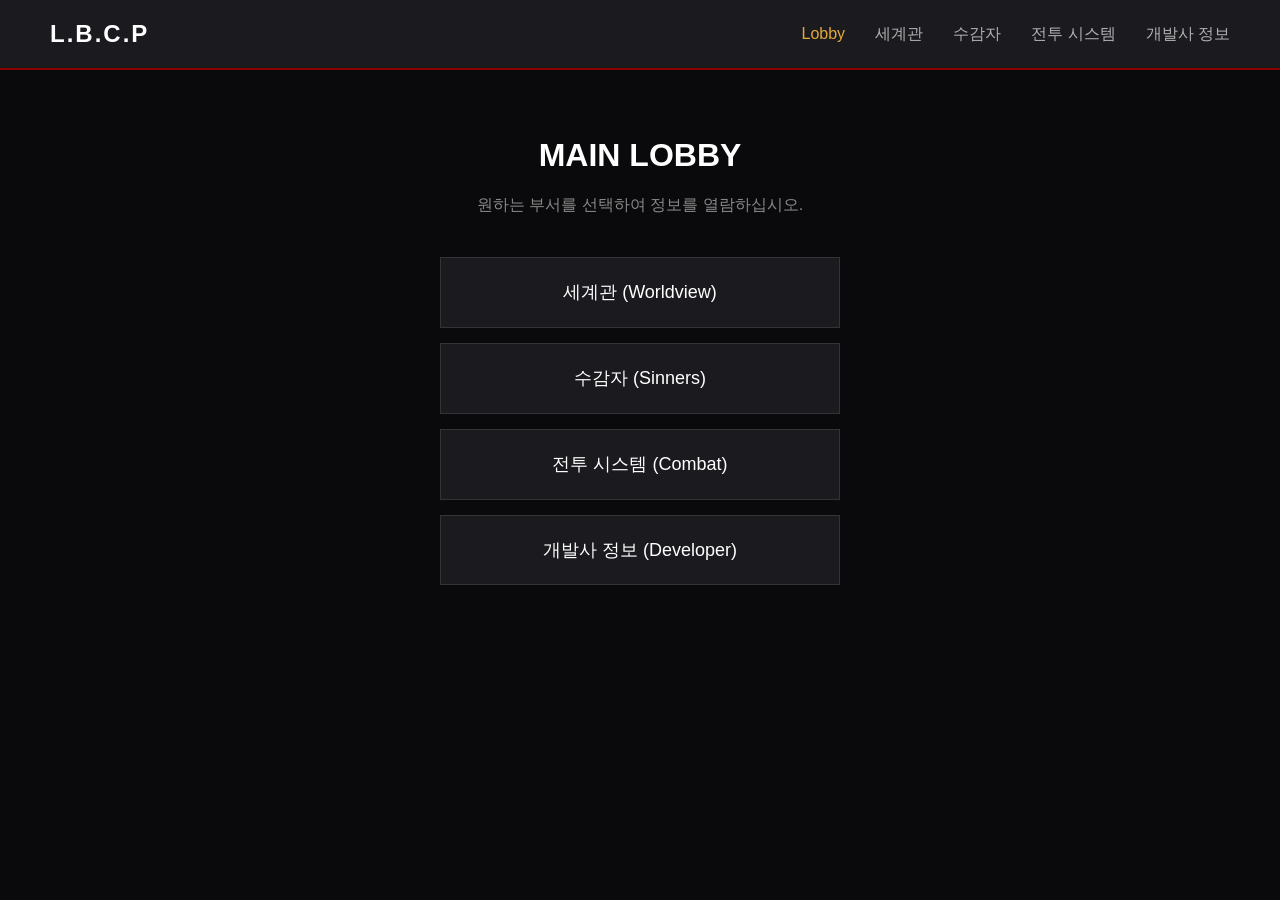
<file: index.html>
<!doctype html>
<html lang="ko">
  <head>
    <meta charset="UTF-8" />
    <meta name="viewport" content="width=device-width, initial-scale=1.0" />
    <title>L.B.C.P - 메인 로비</title>
    <link rel="stylesheet" href="style.css" />
  </head>
  <body>
    <header id="main-header">
      <div class="logo">
        <a href="home.html">L.B.C.P</a>
      </div>
      <nav>
        <ul>
          <li><a href="index.html" class="active">Lobby</a></li>
          <li><a href="worldview.html">세계관</a></li>
          <li><a href="sinners.html">수감자</a></li>
          <li><a href="combat.html">전투 시스템</a></li>
          <li><a href="developer.html">개발사 정보</a></li>
        </ul>
      </nav>
    </header>

    <main>
      <section class="page-section">
        <h1 class="section-title">MAIN LOBBY</h1>
        <p class="section-desc">원하는 부서를 선택하여 정보를 열람하십시오.</p>
        <div class="lobby-menu">
          <a href="worldview.html" class="lobby-btn">세계관 (Worldview)</a>
          <a href="sinners.html" class="lobby-btn">수감자 (Sinners)</a>
          <a href="combat.html" class="lobby-btn">전투 시스템 (Combat)</a>
          <a href="developer.html" class="lobby-btn">개발사 정보 (Developer)</a>
        </div>
      </section>
    </main>
  </body>
</html>
</file>
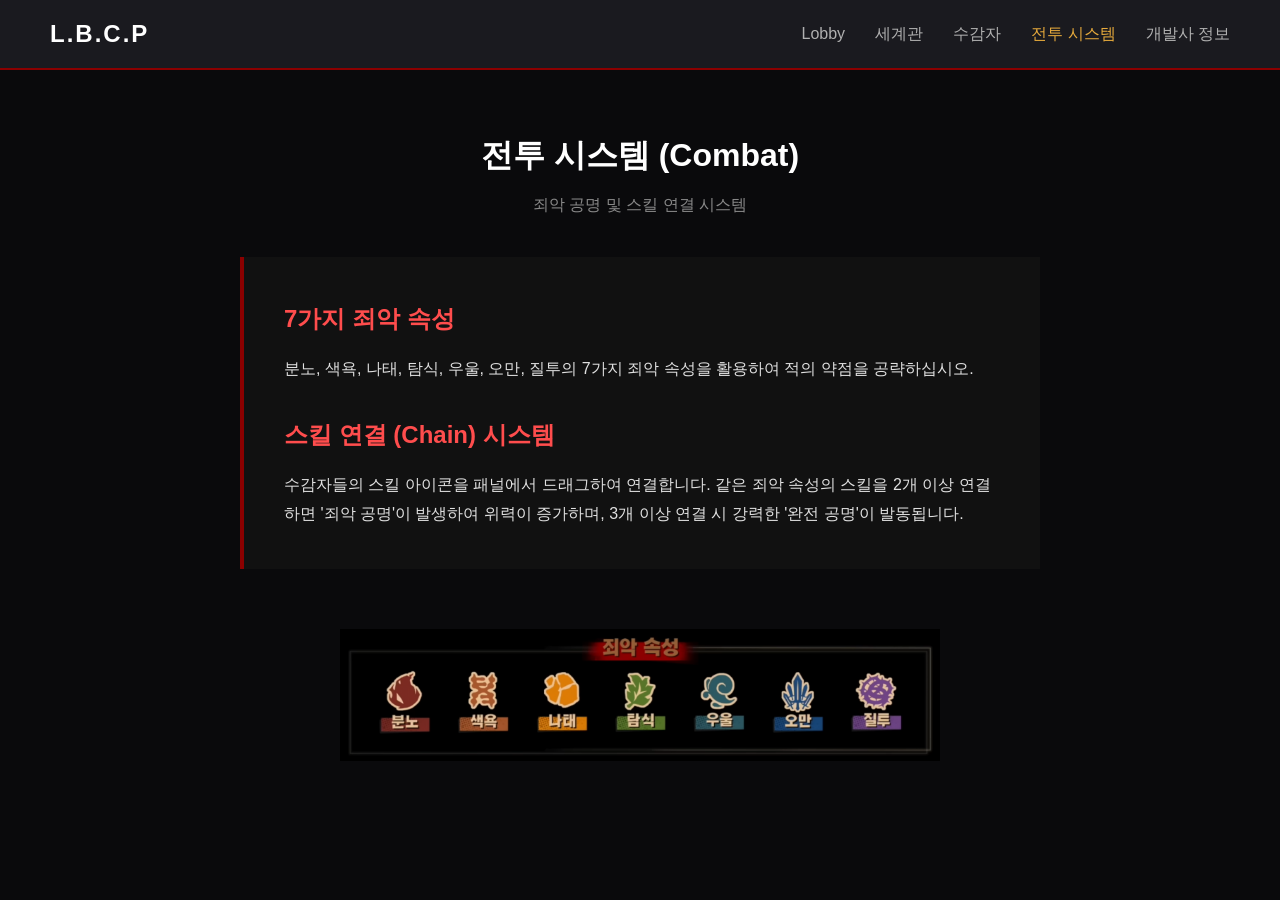
<file: combat.html>
<!doctype html>
<html lang="ko">
  <head>
    <meta charset="UTF-8" />
    <meta name="viewport" content="width=device-width, initial-scale=1.0" />
    <title>L.B.C.P - 전투 시스템</title>
    <link rel="stylesheet" href="style.css" />
  </head>
  <body>
    <header id="main-header">
      <div class="logo"><a href="home.html">L.B.C.P</a></div>
      <nav>
        <ul>
          <li><a href="index.html">Lobby</a></li>
          <li><a href="worldview.html">세계관</a></li>
          <li><a href="sinners.html">수감자</a></li>
          <li><a href="combat.html" class="active">전투 시스템</a></li>
          <li><a href="developer.html">개발사 정보</a></li>
        </ul>
      </nav>
    </header>

    <main>
      <section class="page-section">
        <h1 class="section-title">전투 시스템 (Combat)</h1>
        <p class="section-desc">죄악 공명 및 스킬 연결 시스템</p>
        <div class="content-box">
          <h2>7가지 죄악 속성</h2>
          <p>
            분노, 색욕, 나태, 탐식, 우울, 오만, 질투의 7가지 죄악 속성을
            활용하여 적의 약점을 공략하십시오.
          </p>
          <br />
          <h2>스킬 연결 (Chain) 시스템</h2>
          <p>
            수감자들의 스킬 아이콘을 패널에서 드래그하여 연결합니다. 같은 죄악
            속성의 스킬을 2개 이상 연결하면 '죄악 공명'이 발생하여 위력이
            증가하며, 3개 이상 연결 시 강력한 '완전 공명'이 발동됩니다.
          </p>
        </div>
      </section>
      <div>
        <img src="src/type.png" alt="속성표" class="type">
      </div>
    </main>
  </body>
</html>
</file>
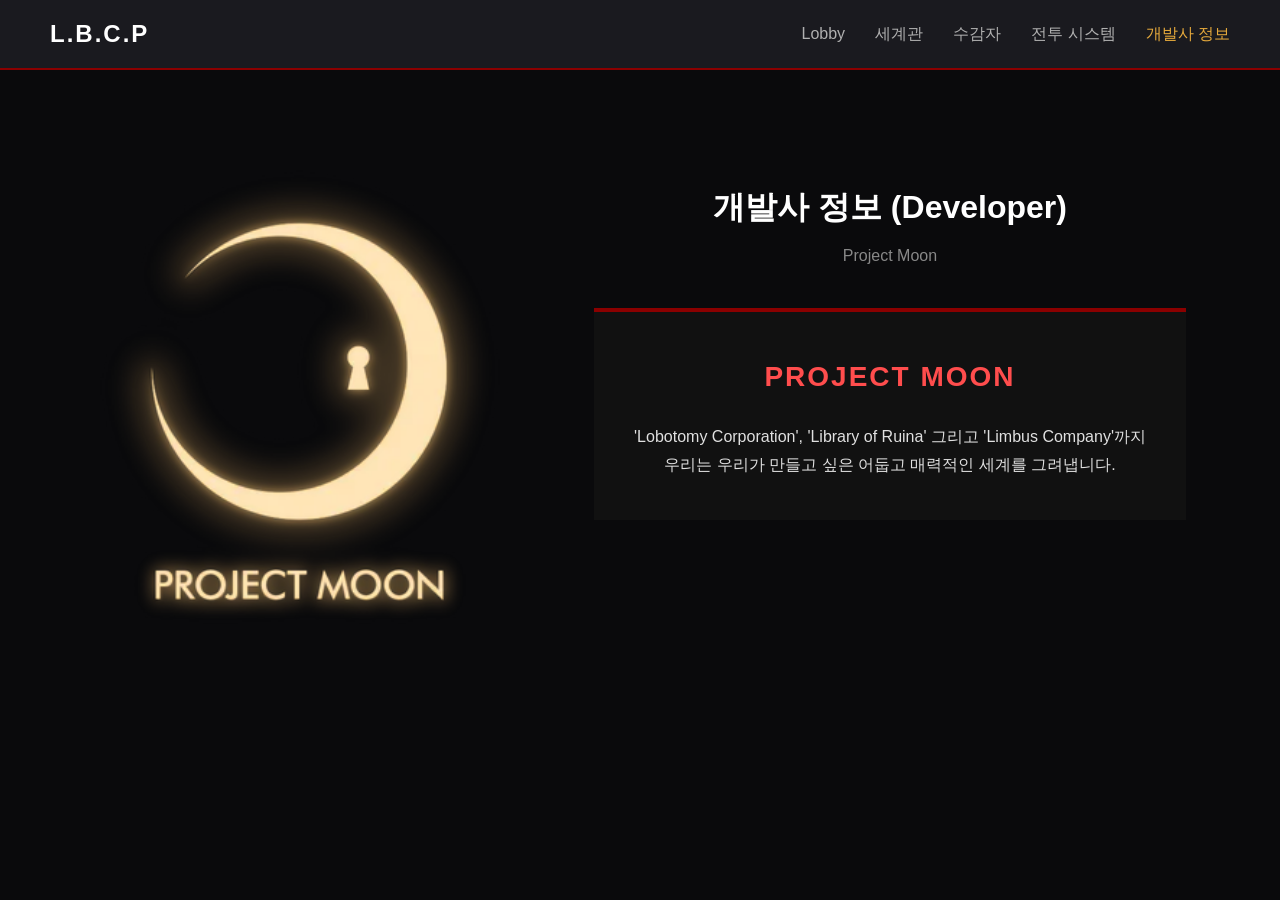
<file: developer.html>
<!doctype html>
<html lang="ko">
  <head>
    <meta charset="UTF-8" />
    <meta name="viewport" content="width=device-width, initial-scale=1.0" />
    <title>L.B.C.P - 개발사 정보</title>
    <link rel="stylesheet" href="style.css" />
  </head>
  <body>
    <header id="main-header">
      <div class="logo"><a href="home.html">L.B.C.P</a></div>
      <nav>
        <ul>
          <li><a href="index.html">Lobby</a></li>
          <li><a href="worldview.html">세계관</a></li>
          <li><a href="sinners.html">수감자</a></li>
          <li><a href="combat.html">전투 시스템</a></li>
          <li><a href="developer.html" class="active">개발사 정보</a></li>
        </ul>
      </nav>
    </header>

    <main class="home-screen">
      <section>
        <img
          src="src/projectmoon_logo.png"
          alt="개발사 로고"
          class="company-logo"
        />
      </section>
      <section class="page-section">
        <h1 class="section-title">개발사 정보 (Developer)</h1>
        <p class="section-desc">Project Moon</p>
        <div class="content-box center-text">
          <h2 style="color: #ff4d4d; font-size: 28px; letter-spacing: 2px">
            PROJECT MOON
          </h2>
          <p style="margin-top: 20px">
            'Lobotomy Corporation', 'Library of Ruina' 그리고 'Limbus
            Company'까지<br />우리는 우리가 만들고 싶은 어둡고 매력적인 세계를
            그려냅니다.
          </p>
        </div>
      </section>
    </main>
  </body>
</html>
</file>
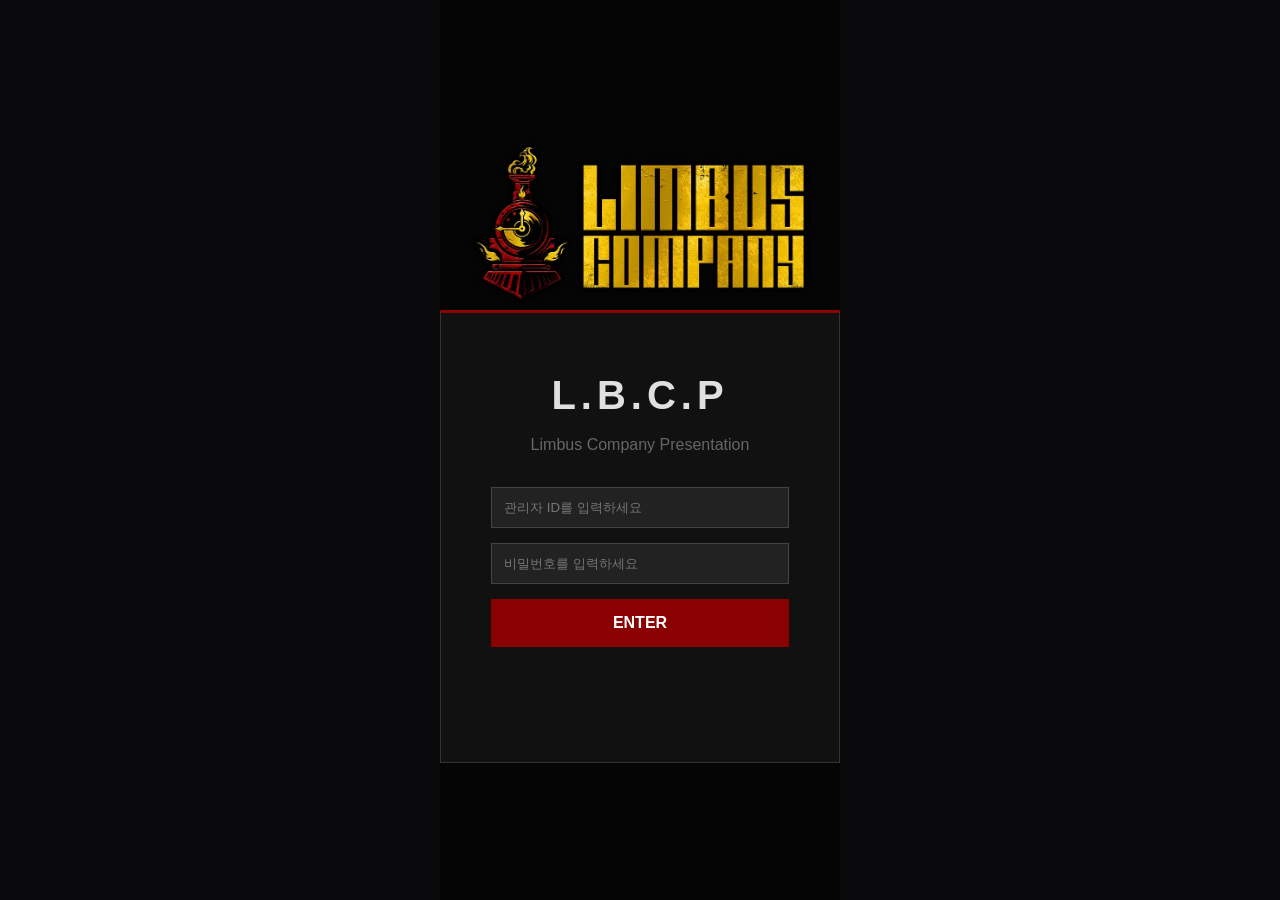
<file: home.html>
<!doctype html>
<html lang="ko">
  <head>
    <meta charset="UTF-8" />
    <meta name="viewport" content="width=device-width, initial-scale=1.0" />
    <title>L.B.C.P - 로그인</title>
    <link rel="stylesheet" href="style.css" />
  </head>

  <body class="home-screen">
    <section class="fullscreen">
      <div>
        <img src="src/limbus.png" alt="로고" class="limbus-logo" />
      </div>
      <div class="login-box">
        <h1>L.B.C.P</h1>
        <p>Limbus Company Presentation</p>
        <div class="login-form">
          <input type="text" id="userid" placeholder="관리자 ID를 입력하세요" />
          <input
            type="password"
            id="userpw"
            placeholder="비밀번호를 입력하세요"
          />
          <button onclick="checkLogin()">ENTER</button>
          <p id="error-msg" class="error-msg"></p>
        </div>
      </div>
    </section>

    <script src="script.js"></script>
  </body>
</html>
</file>
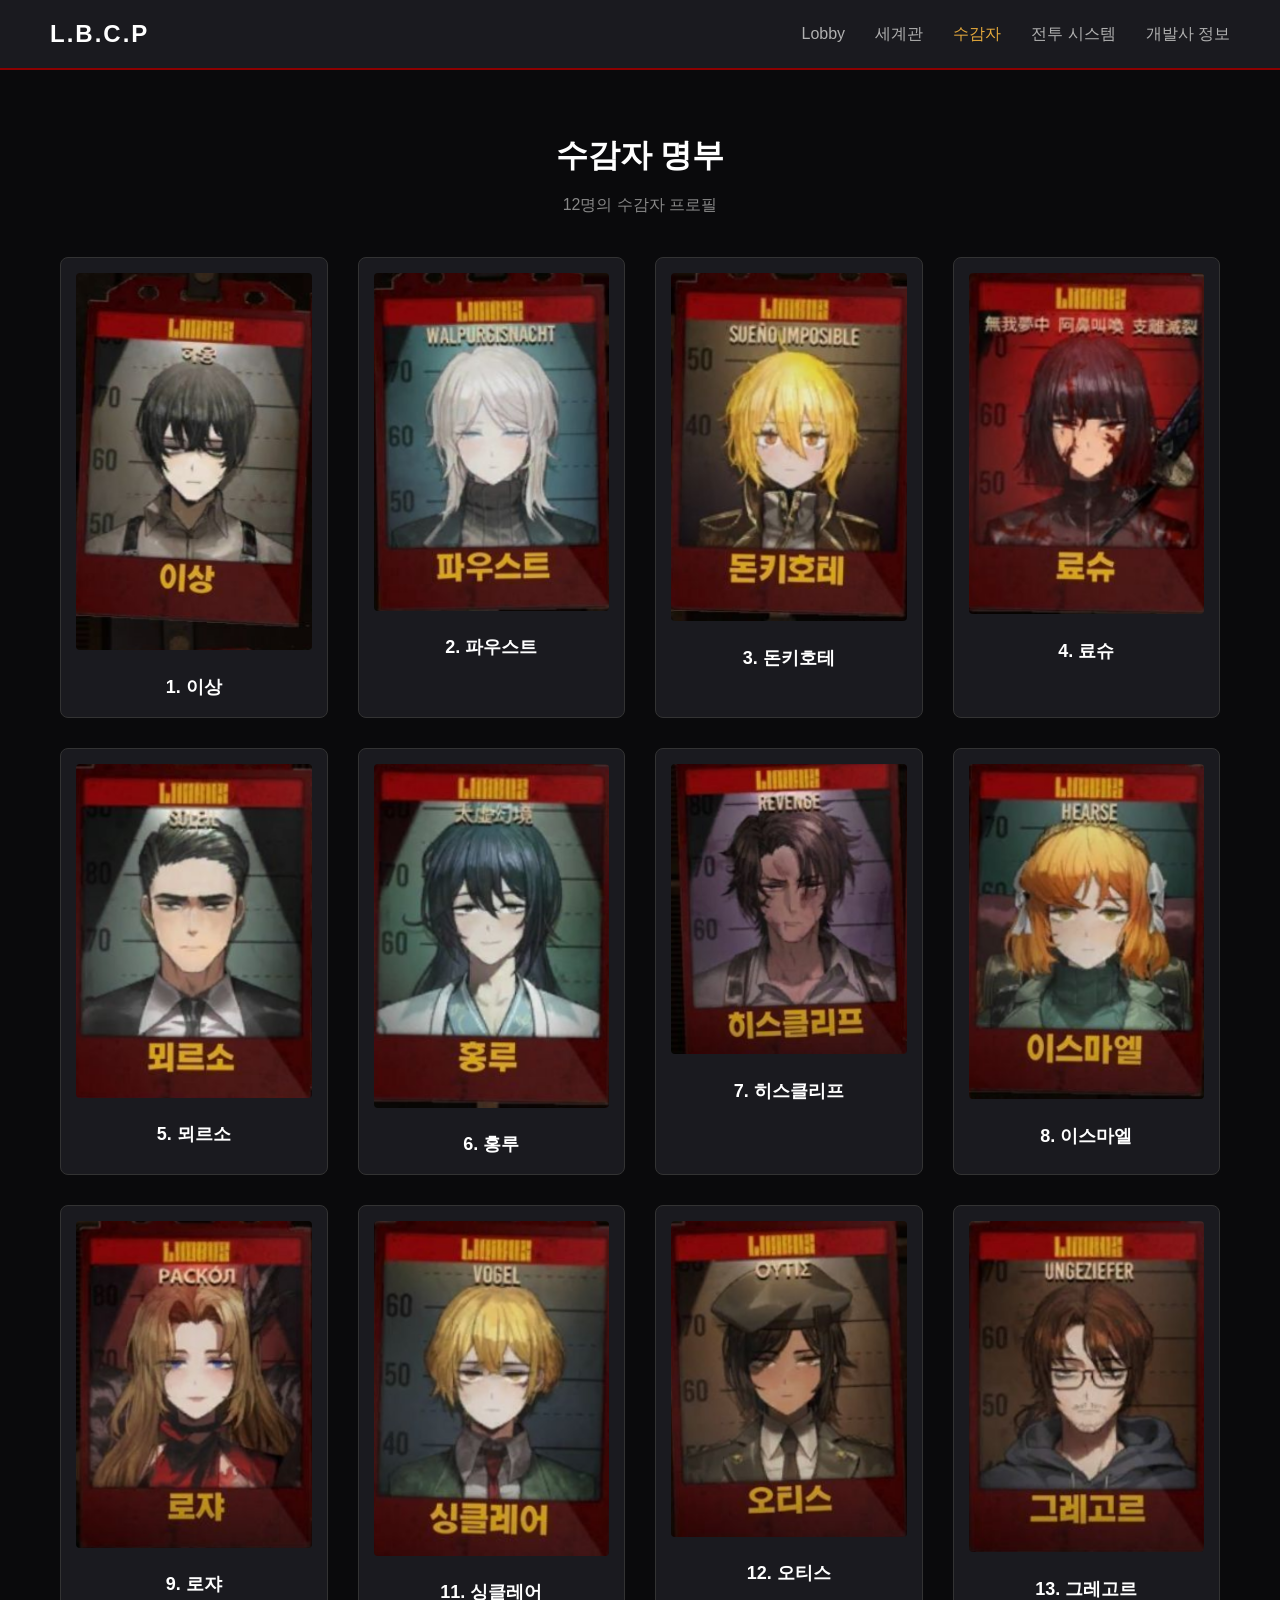
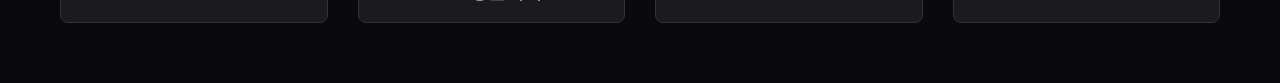
<file: sinners.html>
<!doctype html>
<html lang="ko">
  <head>
    <meta charset="UTF-8" />
    <meta name="viewport" content="width=device-width, initial-scale=1.0" />
    <title>L.B.C.P - 수감자 명부</title>
    <link rel="stylesheet" href="style.css" />
  </head>
  <body>
    <header id="main-header">
      <div class="logo"><a href="home.html">L.B.C.P</a></div>
      <nav>
        <ul>
          <li><a href="index.html">Lobby</a></li>
          <li><a href="worldview.html">세계관</a></li>
          <li><a href="sinners.html" class="active">수감자</a></li>
          <li><a href="combat.html">전투 시스템</a></li>
          <li><a href="developer.html">개발사 정보</a></li>
        </ul>
      </nav>
    </header>

    <main>
      <section class="page-section">
        <h1 class="section-title">수감자 명부</h1>
        <p class="section-desc">12명의 수감자 프로필</p>

        <div class="sinner-grid">
          <div class="sinner-card">
            <img src="src/yisang.png" alt="이상" />
            <h3>1. 이상</h3>
          </div>
          <div class="sinner-card">
            <img src="src/pau.png" alt="파우스트" />
            <h3>2. 파우스트</h3>
          </div>
          <div class="sinner-card">
            <img src="src/don.png" alt="돈키호테" />
            <h3>3. 돈키호테</h3>
          </div>
          <div class="sinner-card">
            <img src="src/ryo.png" alt="료슈" />
            <h3>4. 료슈</h3>
          </div>
          <div class="sinner-card">
            <img src="src/miu.png" alt="뫼르소" />
            <h3>5. 뫼르소</h3>
          </div>
          <div class="sinner-card">
            <img src="src/hong.png" alt="홍루" />
            <h3>6. 홍루</h3>
          </div>
          <div class="sinner-card">
            <img src="src/his.png" alt="히스클리프" />
            <h3>7. 히스클리프</h3>
          </div>
          <div class="sinner-card">
            <img src="src/is.png" alt="이스마엘" />
            <h3>8. 이스마엘</h3>
          </div>
          <div class="sinner-card">
            <img src="src/ro.png" alt="로쟈" />
            <h3>9. 로쟈</h3>
          </div>
          <div class="sinner-card">
            <img src="src/sin.png" alt="싱클레어" />
            <h3>11. 싱클레어</h3>
          </div>
          <div class="sinner-card">
            <img src="src/o.png" alt="오티스" />
            <h3>12. 오티스</h3>
          </div>
          <div class="sinner-card">
            <img src="src/gre.png" alt="그레고르" />
            <h3>13. 그레고르</h3>
          </div>
        </div>
      </section>
    </main>
  </body>
</html>
</file>
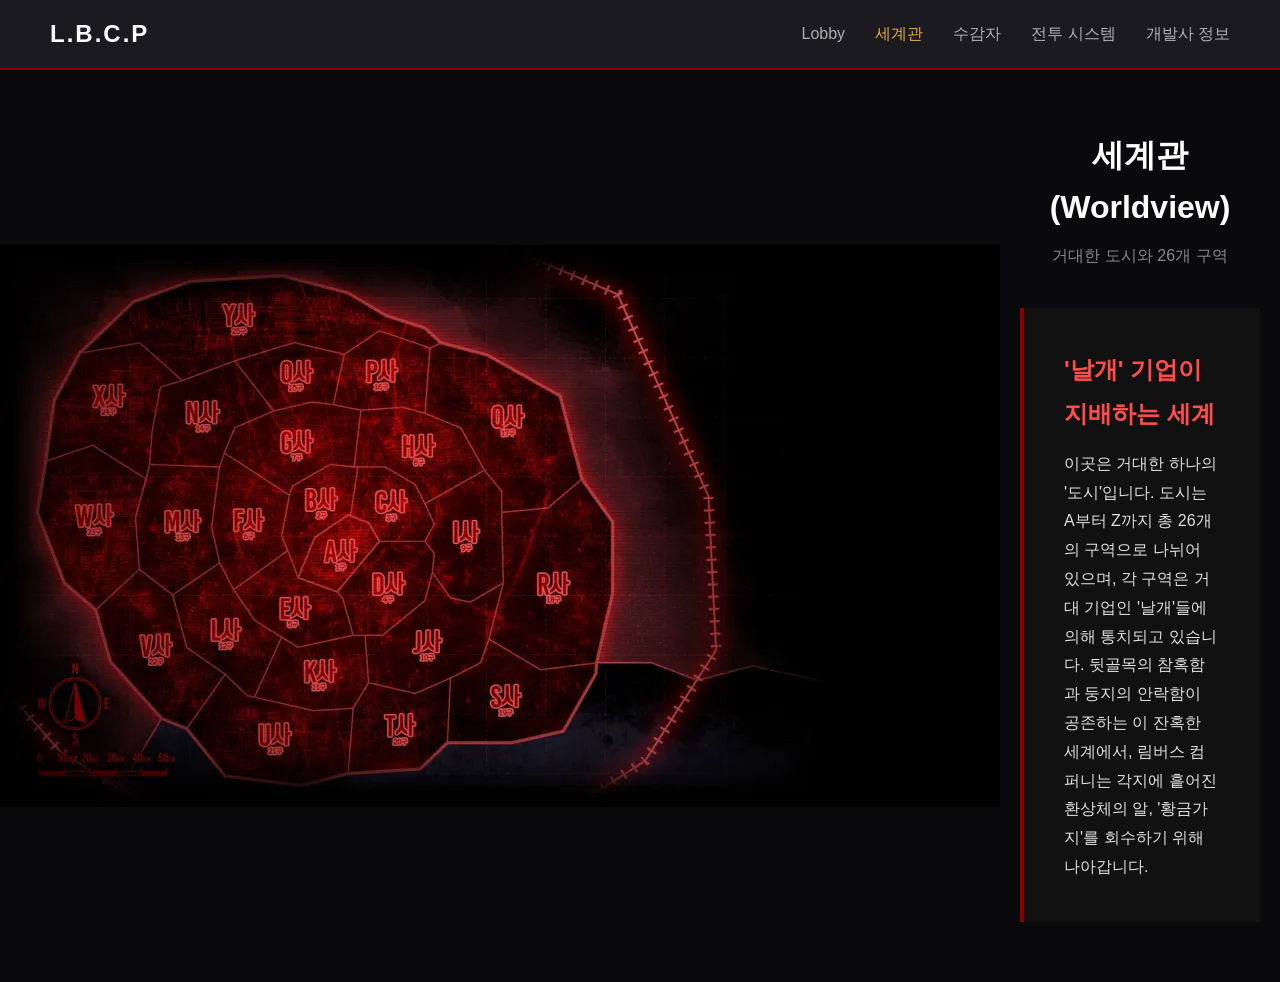
<file: worldview.html>
<!doctype html>
<html lang="ko">
  <head>
    <meta charset="UTF-8" />
    <meta name="viewport" content="width=device-width, initial-scale=1.0" />
    <title>L.B.C.P - 세계관</title>
    <link rel="stylesheet" href="style.css" />
  </head>
  <body>
    <header id="main-header">
      <div class="logo"><a href="home.html">L.B.C.P</a></div>
      <nav>
        <ul>
          <li><a href="index.html">Lobby</a></li>
          <li><a href="worldview.html" class="active">세계관</a></li>
          <li><a href="sinners.html">수감자</a></li>
          <li><a href="combat.html">전투 시스템</a></li>
          <li><a href="developer.html">개발사 정보</a></li>
        </ul>
      </nav>
    </header>

    <main class="home-screen">
      <div>
        <img src="src/limbus_city.png" alt="도시 사진" class="city"/>
      </div>
      <section class="page-section">
        <h1 class="section-title">세계관 (Worldview)</h1>
        <p class="section-desc">거대한 도시와 26개 구역</p>
        <div class="content-box">
          <h2>'날개' 기업이 지배하는 세계</h2>
          <p>
            이곳은 거대한 하나의 '도시'입니다. 도시는 A부터 Z까지 총 26개의
            구역으로 나뉘어 있으며, 각 구역은 거대 기업인 '날개'들에 의해
            통치되고 있습니다. 뒷골목의 참혹함과 둥지의 안락함이 공존하는 이
            잔혹한 세계에서, 림버스 컴퍼니는 각지에 흩어진 환상체의 알,
            '황금가지'를 회수하기 위해 나아갑니다.
          </p>
        </div>
      </section>
    </main>
  </body>
</html>
</file>
<file: style.css>
﻿* {
  margin: 0;
  padding: 0;
  box-sizing: border-box;
}

body {
  background-color: #0a0a0c;
  color: #e0e0e0;
  font-family: "Malgun Gothic", sans-serif;
  line-height: 1.6;
}

header {
  background-color: #1a1a1f;
  border-bottom: 2px solid #8b0000;
  display: flex;
  justify-content: space-between;
  align-items: center;
  padding: 15px 50px;
  position: sticky;
  top: 0;
  z-index: 100;
}

.logo a {
  color: #ffffff;
  font-size: 24px;
  font-weight: bold;
  text-decoration: none;
  letter-spacing: 2px;
}

main > div {
  display: flex;
  justify-content: center;
  align-items: center;
  width: 100%;
}

nav ul {
  display: flex;
  list-style: none;
  gap: 30px;
}

nav a {
  color: #b0b0b0;
  text-decoration: none;
  font-size: 16px;
  transition: color 0.3s ease;
}

nav a:hover,
nav a.active {
  color: #e5a93c;
}

.home-screen {
  display: flex;
  align-items: center;
  justify-content: center;
}

.limbus-logo {
  display: flex;
  flex-direction: column;
  align-items: center;
  text-align: center;
  width: 350px;
}

.company-logo {
  width: 500px;
  padding-left: 100px;
  padding-top: 100px;
}

.type {
  width: 600px;
  display: block;
}

.fullscreen {
  display: flex;
  flex-direction: column;
  justify-content: center;
  align-items: center;
  height: 100vh;
  background-color: #050505;
}

.login-box {
  text-align: center;
  background-color: #111;
  padding: 50px;
  border: 1px solid #333;
  border-top: 3px solid #8b0000;
  width: 400px;
}

.login-box h1 {
  font-size: 40px;
  letter-spacing: 5px;
  margin-bottom: 5px;
}

.login-box p {
  color: #666;
  margin-bottom: 30px;
}

.login-form input {
  width: 100%;
  padding: 12px;
  margin-bottom: 15px;
  background-color: #222;
  border: 1px solid #444;
  color: #fff;
  outline: none;
}

.login-form button {
  width: 100%;
  padding: 15px;
  background-color: #8b0000;
  color: white;
  border: none;
  font-size: 16px;
  font-weight: bold;
  cursor: pointer;
  transition: background 0.3s;
}

.login-form button:hover {
  background-color: #ff4d4d;
}

.error-msg {
  color: #ff4d4d;
  margin-top: 15px;
  font-size: 14px;
  height: 20px;
}

.page-section {
  padding: 60px 20px;
  max-width: 1200px;
  margin: 0 auto;
  text-align: center;
}

.section-title {
  font-size: 32px;
  color: #ffffff;
  margin-bottom: 10px;
}

.section-desc {
  color: #888;
  margin-bottom: 40px;
}

.lobby-menu {
  display: flex;
  flex-direction: column;
  gap: 15px;
  max-width: 400px;
  margin: 0 auto;
}

.lobby-btn {
  display: block;
  background-color: #1a1a1f;
  color: #fff;
  text-decoration: none;
  padding: 20px;
  font-size: 18px;
  border: 1px solid #333;
}

.lobby-btn:hover {
  background-color: #8b0000;
  border-color: #ff4d4d;
}

.content-box {
  background-color: #111;
  border-left: 4px solid #8b0000;
  padding: 40px;
  text-align: left;
  max-width: 800px;
  margin: 0 auto;
  line-height: 1.8;
}

.content-box.center-text {
  text-align: center;
  border-left: none;
  border-top: 4px solid #8b0000;
}

.content-box h2 {
  color: #ff4d4d;
  margin-bottom: 15px;
}

.sinner-grid {
  display: grid;
  grid-template-columns: repeat(auto-fit, minmax(220px, 1fr));
  gap: 30px;
}

.sinner-card {
  background-color: #1a1a1f;
  border: 1px solid #333;
  border-radius: 8px;
  padding: 15px;
  transition:
    transform 0.3s ease,
    border-color 0.3s ease;
}

.sinner-card:hover {
  border-color: #8b0000;
  background-color: #8b0000;
}

.sinner-card img {
  width: 100%;
  height: auto;
  border-radius: 4px;
  margin-bottom: 15px;
  object-fit: cover;
}

.sinner-card h3 {
  font-size: 18px;
  color: #fff;
}
</file>
